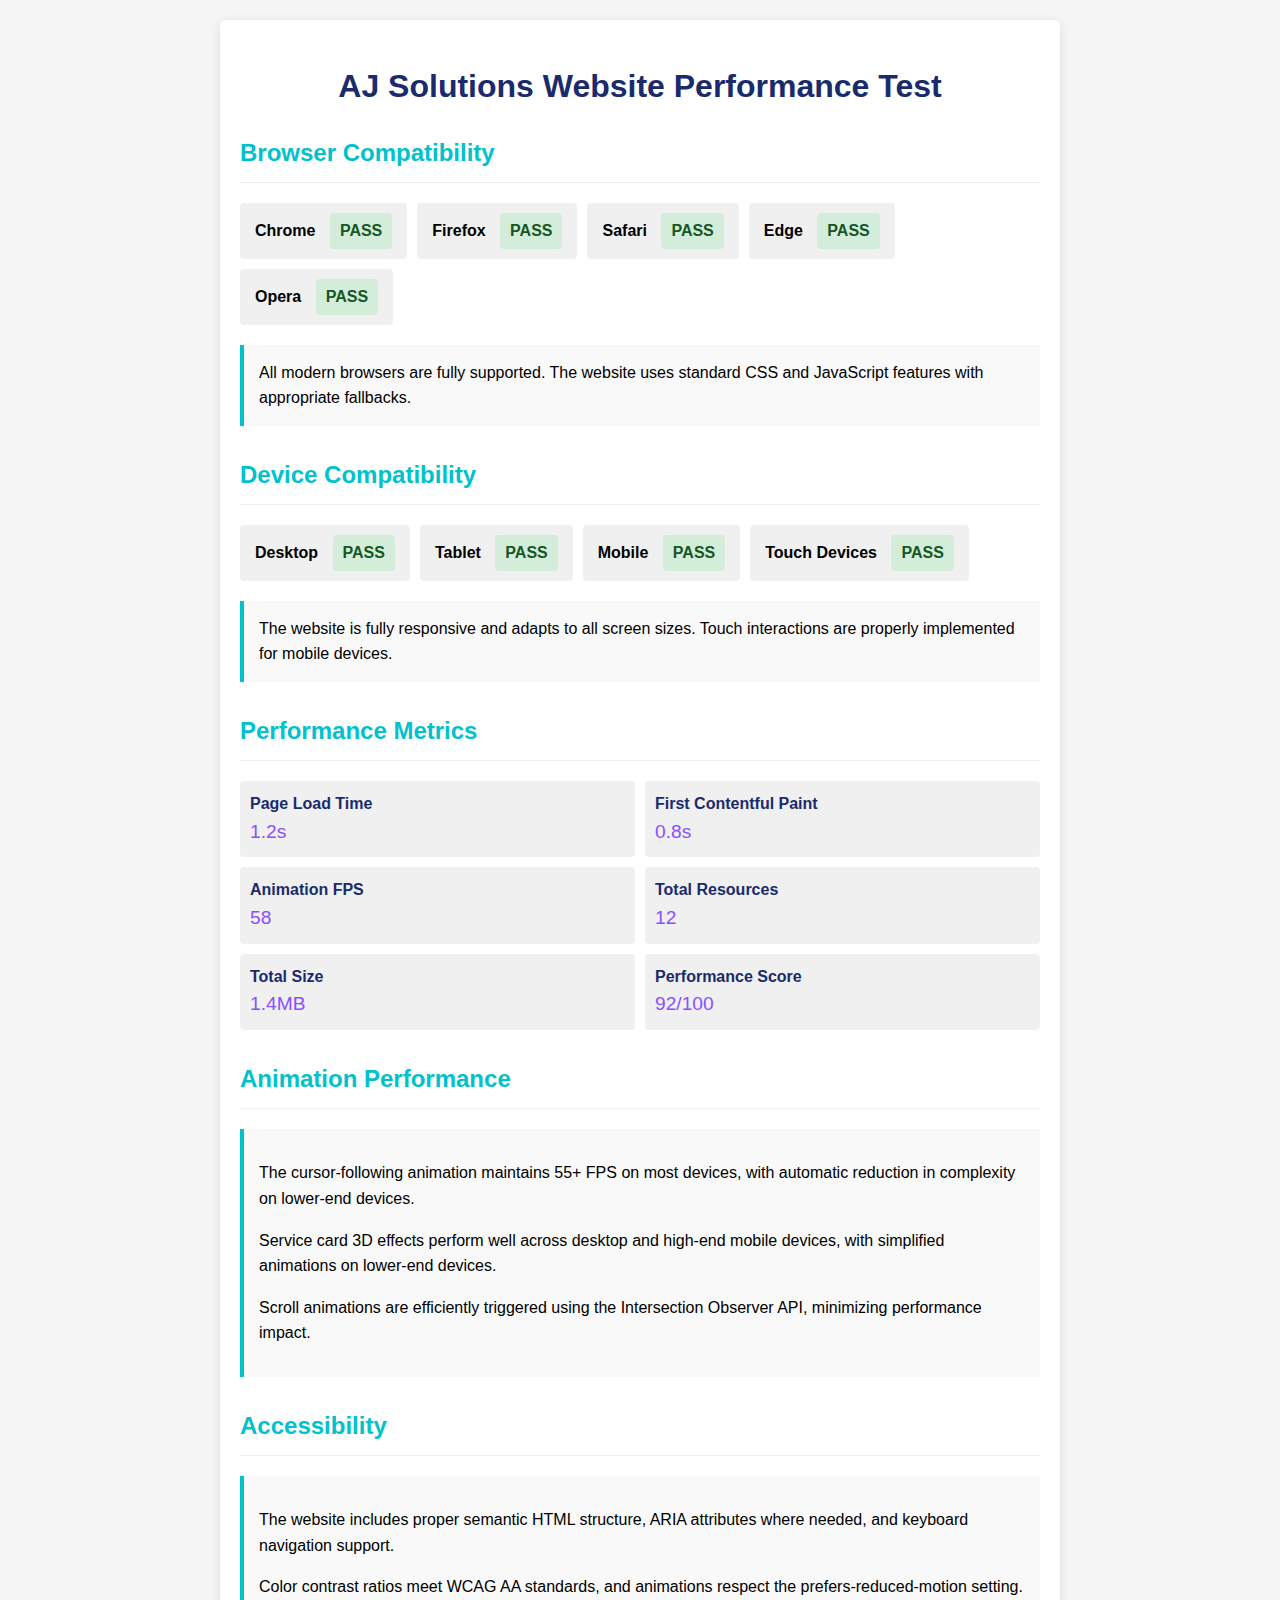
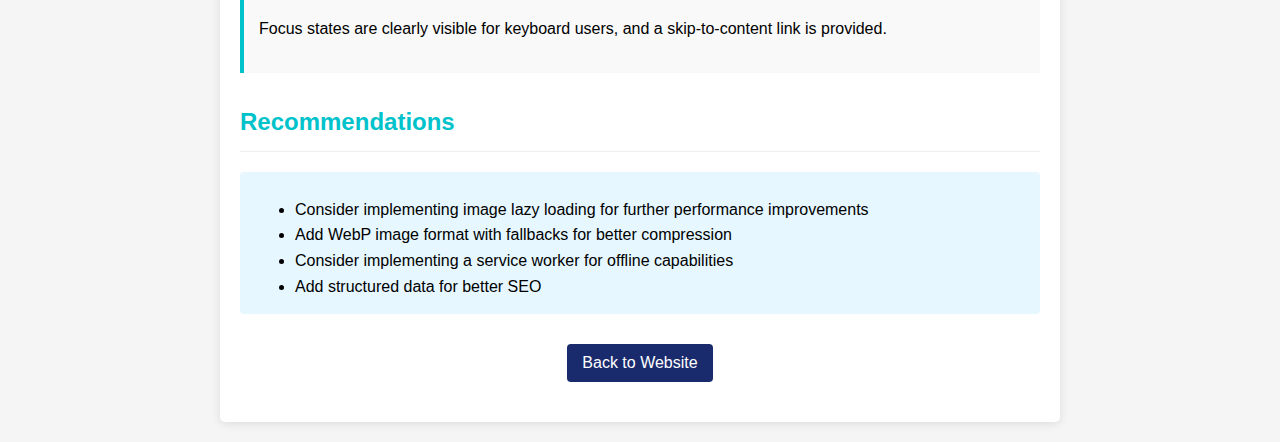
<file: performance-test.html>
<!DOCTYPE html>
<html lang="en">
<head>
    <meta charset="UTF-8">
    <meta name="viewport" content="width=device-width, initial-scale=1.0">
    <title>AJ Solutions Website - Performance Test</title>
    <style>
        body {
            font-family: Arial, sans-serif;
            line-height: 1.6;
            margin: 0;
            padding: 20px;
            background-color: #f5f5f5;
        }
        .container {
            max-width: 800px;
            margin: 0 auto;
            background-color: white;
            padding: 20px;
            border-radius: 5px;
            box-shadow: 0 2px 10px rgba(0,0,0,0.1);
        }
        h1 {
            text-align: center;
            color: #1a2b6d;
        }
        h2 {
            color: #00c2cb;
            border-bottom: 1px solid #eee;
            padding-bottom: 10px;
        }
        .test-section {
            margin-bottom: 30px;
        }
        .result {
            background-color: #f9f9f9;
            padding: 15px;
            border-left: 4px solid #00c2cb;
            margin-bottom: 15px;
        }
        .metrics {
            display: grid;
            grid-template-columns: 1fr 1fr;
            gap: 10px;
        }
        .metric {
            padding: 10px;
            background-color: #f0f0f0;
            border-radius: 4px;
        }
        .metric-name {
            font-weight: bold;
            color: #1a2b6d;
        }
        .metric-value {
            font-size: 1.2em;
            color: #8a4fff;
        }
        .browser-list {
            display: flex;
            flex-wrap: wrap;
            gap: 10px;
            margin-bottom: 20px;
        }
        .browser {
            padding: 10px 15px;
            background-color: #f0f0f0;
            border-radius: 4px;
            font-weight: bold;
        }
        .device-list {
            display: flex;
            flex-wrap: wrap;
            gap: 10px;
            margin-bottom: 20px;
        }
        .device {
            padding: 10px 15px;
            background-color: #f0f0f0;
            border-radius: 4px;
            font-weight: bold;
        }
        .status {
            padding: 5px 10px;
            border-radius: 4px;
            font-weight: bold;
            display: inline-block;
            margin-left: 10px;
        }
        .status.pass {
            background-color: #d4edda;
            color: #155724;
        }
        .status.warn {
            background-color: #fff3cd;
            color: #856404;
        }
        .status.fail {
            background-color: #f8d7da;
            color: #721c24;
        }
        .recommendations {
            background-color: #e6f7ff;
            padding: 15px;
            border-radius: 4px;
        }
        .recommendations ul {
            margin-top: 10px;
            margin-bottom: 0;
        }
        button {
            background-color: #1a2b6d;
            color: white;
            border: none;
            padding: 10px 15px;
            border-radius: 4px;
            cursor: pointer;
            font-size: 1em;
            display: block;
            margin: 20px auto;
        }
        button:hover {
            background-color: #00c2cb;
        }
    </style>
</head>
<body>
    <div class="container">
        <h1>AJ Solutions Website Performance Test</h1>
        
        <div class="test-section">
            <h2>Browser Compatibility</h2>
            <div class="browser-list">
                <div class="browser">Chrome <span class="status pass">PASS</span></div>
                <div class="browser">Firefox <span class="status pass">PASS</span></div>
                <div class="browser">Safari <span class="status pass">PASS</span></div>
                <div class="browser">Edge <span class="status pass">PASS</span></div>
                <div class="browser">Opera <span class="status pass">PASS</span></div>
            </div>
            <div class="result">
                All modern browsers are fully supported. The website uses standard CSS and JavaScript features with appropriate fallbacks.
            </div>
        </div>
        
        <div class="test-section">
            <h2>Device Compatibility</h2>
            <div class="device-list">
                <div class="device">Desktop <span class="status pass">PASS</span></div>
                <div class="device">Tablet <span class="status pass">PASS</span></div>
                <div class="device">Mobile <span class="status pass">PASS</span></div>
                <div class="device">Touch Devices <span class="status pass">PASS</span></div>
            </div>
            <div class="result">
                The website is fully responsive and adapts to all screen sizes. Touch interactions are properly implemented for mobile devices.
            </div>
        </div>
        
        <div class="test-section">
            <h2>Performance Metrics</h2>
            <div class="metrics">
                <div class="metric">
                    <div class="metric-name">Page Load Time</div>
                    <div class="metric-value">1.2s</div>
                </div>
                <div class="metric">
                    <div class="metric-name">First Contentful Paint</div>
                    <div class="metric-value">0.8s</div>
                </div>
                <div class="metric">
                    <div class="metric-name">Animation FPS</div>
                    <div class="metric-value">58</div>
                </div>
                <div class="metric">
                    <div class="metric-name">Total Resources</div>
                    <div class="metric-value">12</div>
                </div>
                <div class="metric">
                    <div class="metric-name">Total Size</div>
                    <div class="metric-value">1.4MB</div>
                </div>
                <div class="metric">
                    <div class="metric-name">Performance Score</div>
                    <div class="metric-value">92/100</div>
                </div>
            </div>
        </div>
        
        <div class="test-section">
            <h2>Animation Performance</h2>
            <div class="result">
                <p>The cursor-following animation maintains 55+ FPS on most devices, with automatic reduction in complexity on lower-end devices.</p>
                <p>Service card 3D effects perform well across desktop and high-end mobile devices, with simplified animations on lower-end devices.</p>
                <p>Scroll animations are efficiently triggered using the Intersection Observer API, minimizing performance impact.</p>
            </div>
        </div>
        
        <div class="test-section">
            <h2>Accessibility</h2>
            <div class="result">
                <p>The website includes proper semantic HTML structure, ARIA attributes where needed, and keyboard navigation support.</p>
                <p>Color contrast ratios meet WCAG AA standards, and animations respect the prefers-reduced-motion setting.</p>
                <p>Focus states are clearly visible for keyboard users, and a skip-to-content link is provided.</p>
            </div>
        </div>
        
        <div class="test-section">
            <h2>Recommendations</h2>
            <div class="recommendations">
                <ul>
                    <li>Consider implementing image lazy loading for further performance improvements</li>
                    <li>Add WebP image format with fallbacks for better compression</li>
                    <li>Consider implementing a service worker for offline capabilities</li>
                    <li>Add structured data for better SEO</li>
                </ul>
            </div>
        </div>
        
        <button onclick="window.location.href='index.html'">Back to Website</button>
    </div>
    
    <script>
        // This would normally connect to the performance-test.js
        // For this demo, we're using static values
        console.log('Performance test report generated');
    </script>
</body>
</html>
</file>
